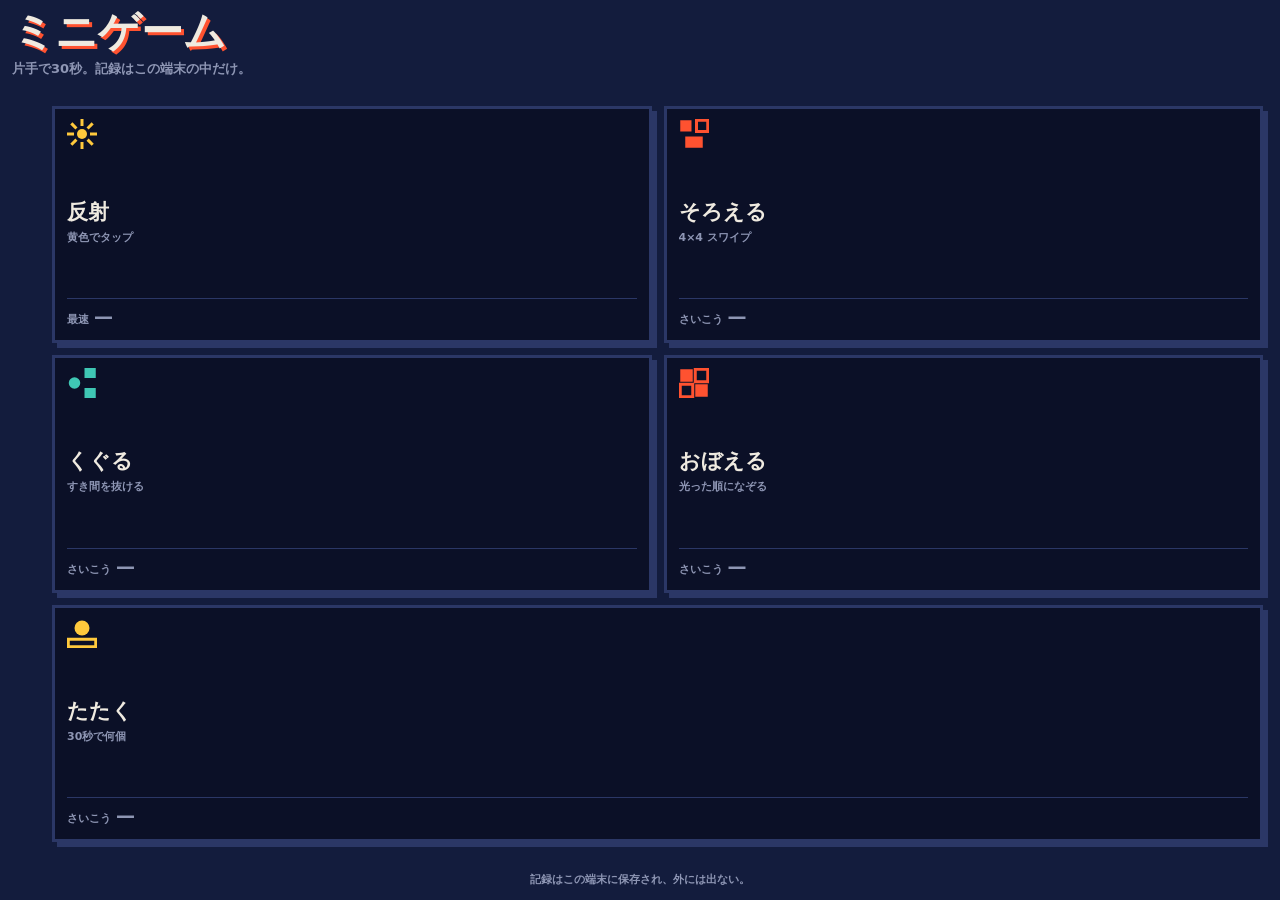
<file: index.html>
<!doctype html>
<html lang="ja">
<head>
<meta charset="utf-8">
<meta name="viewport" content="width=device-width, initial-scale=1, maximum-scale=1, user-scalable=no, viewport-fit=cover">
<meta name="theme-color" content="#131C3D">
<meta name="description" content="スマホの片手操作だけで遊べる、小さなミニゲーム置き場。">
<title>mobile-minigame</title>
<link rel="stylesheet" href="shared/arcade.css">
<style>
:root { --accent: var(--orange); }

.screen { grid-template-rows: auto minmax(0, 1fr) auto; }

.head { padding-bottom: 2px; }
.head h1 {
  margin: 0;
  font-size: clamp(30px, 10vw, 42px);
  font-weight: 800;
  line-height: 1.05;
}
.head p {
  margin: 6px 0 0;
  font-size: 13px;
  font-weight: 700;
  color: var(--mist);
}

.list {
  display: grid;
  grid-template-columns: repeat(2, 1fr);
  grid-template-rows: repeat(3, minmax(0, 1fr));
  gap: 12px;
  padding-right: var(--drop);
  padding-bottom: var(--drop);
  min-height: 0;
}
.list li { list-style: none; display: flex; min-height: 0; }
.list li:last-child { grid-column: 1 / -1; }

.tile {
  flex: 1 1 auto;
  display: flex;
  flex-direction: column;
  justify-content: space-between;
  gap: 4px;
  min-height: 0;
  padding: 10px 12px;
  color: var(--paper);
  text-decoration: none;
  background: var(--ink-deep);
  border: var(--edge) solid var(--ink-line);
  border-radius: 0;
  box-shadow: var(--drop) var(--drop) 0 var(--ink-line);
  transition: transform .06s linear, box-shadow .06s linear;
}
.tile:active {
  transform: translate(var(--drop), var(--drop));
  box-shadow: 0 0 0 var(--ink-line);
}

.tile-icon {
  width: 30px;
  height: 30px;
  flex: none;
  display: block;
  color: var(--c);
}
.tile-name {
  font-size: clamp(17px, 5.4vw, 21px);
  font-weight: 800;
  line-height: 1.1;
}
.tile-note {
  font-size: 11px;
  font-weight: 700;
  color: var(--mist);
  line-height: 1.2;
}
.tile-rec {
  display: flex;
  align-items: baseline;
  gap: 5px;
  border-top: 1px solid var(--ink-line);
  padding-top: 5px;
  white-space: nowrap;
  overflow: hidden;
}
.tile-rec .k { font-size: 11px; font-weight: 700; color: var(--mist); }
.tile-rec .v { font-size: 19px; font-weight: 800; color: var(--c); }
.tile-rec .u { font-size: 11px; font-weight: 700; color: var(--mist); }
.tile-rec.is-empty .v { color: var(--mist); }

.tile--reflex { --c: var(--yellow); }
.tile--merge  { --c: var(--orange); }
.tile--dodge  { --c: var(--teal); }
.tile--memory { --c: var(--orange); }
.tile--whack  { --c: var(--yellow); }

.foot-note {
  margin: 0;
  font-size: 11px;
  font-weight: 700;
  color: var(--mist);
  text-align: center;
}
</style>
</head>
<body>
<div class="screen">

  <header class="head">
    <h1><span class="plate" data-text="ミニゲーム">ミニゲーム</span></h1>
    <p>片手で30秒。記録はこの端末の中だけ。</p>
  </header>

  <ul class="list" id="list">

    <li>
      <a class="tile tile--reflex" href="reflex/">
        <svg class="tile-icon" viewBox="0 0 24 24" aria-hidden="true">
          <circle cx="12" cy="12" r="4" fill="currentColor"></circle>
          <g stroke="currentColor" stroke-width="2.4" stroke-linecap="square" fill="none">
            <path d="M12 1v3.4"></path><path d="M12 19.6V23"></path>
            <path d="M1 12h3.4"></path><path d="M19.6 12H23"></path>
            <path d="M4.3 4.3l2.4 2.4"></path><path d="M17.3 17.3l2.4 2.4"></path>
            <path d="M19.7 4.3l-2.4 2.4"></path><path d="M6.7 17.3l-2.4 2.4"></path>
          </g>
        </svg>
        <span>
          <span class="tile-name">反射</span><br>
          <span class="tile-note">黄色でタップ</span>
        </span>
        <span class="tile-rec is-empty" data-key="mmg.reflex.best" data-unit="ms">
          <span class="k">最速</span><span class="v">—</span>
        </span>
      </a>
    </li>

    <li>
      <a class="tile tile--merge" href="merge/">
        <svg class="tile-icon" viewBox="0 0 24 24" aria-hidden="true">
          <rect x="1" y="1" width="9" height="9" fill="currentColor"></rect>
          <rect x="14" y="1" width="9" height="9" fill="none" stroke="currentColor" stroke-width="2.4"></rect>
          <rect x="5" y="14" width="14" height="9" fill="currentColor"></rect>
        </svg>
        <span>
          <span class="tile-name">そろえる</span><br>
          <span class="tile-note">4×4 スワイプ</span>
        </span>
        <span class="tile-rec is-empty" data-key="mmg.merge.best" data-unit="点">
          <span class="k">さいこう</span><span class="v">—</span>
        </span>
      </a>
    </li>

    <li>
      <a class="tile tile--dodge" href="dodge/">
        <svg class="tile-icon" viewBox="0 0 24 24" aria-hidden="true">
          <rect x="14" y="0" width="9" height="8" fill="currentColor"></rect>
          <rect x="14" y="16" width="9" height="8" fill="currentColor"></rect>
          <circle cx="6" cy="12" r="4.6" fill="currentColor"></circle>
        </svg>
        <span>
          <span class="tile-name">くぐる</span><br>
          <span class="tile-note">すき間を抜ける</span>
        </span>
        <span class="tile-rec is-empty" data-key="mmg.dodge.best" data-unit="こ">
          <span class="k">さいこう</span><span class="v">—</span>
        </span>
      </a>
    </li>

    <li>
      <a class="tile tile--memory" href="memory/">
        <svg class="tile-icon" viewBox="0 0 24 24" aria-hidden="true">
          <rect x="1" y="1" width="10" height="10" fill="currentColor"></rect>
          <rect x="13" y="1" width="10" height="10" fill="none" stroke="currentColor" stroke-width="2.4"></rect>
          <rect x="1" y="13" width="10" height="10" fill="none" stroke="currentColor" stroke-width="2.4"></rect>
          <rect x="13" y="13" width="10" height="10" fill="currentColor"></rect>
        </svg>
        <span>
          <span class="tile-name">おぼえる</span><br>
          <span class="tile-note">光った順になぞる</span>
        </span>
        <span class="tile-rec is-empty" data-key="mmg.memory.best" data-unit="つ">
          <span class="k">さいこう</span><span class="v">—</span>
        </span>
      </a>
    </li>

    <li>
      <a class="tile tile--whack" href="whack/">
        <svg class="tile-icon" viewBox="0 0 24 24" aria-hidden="true">
          <circle cx="12" cy="8" r="6" fill="currentColor"></circle>
          <rect x="1" y="17" width="22" height="6" fill="none" stroke="currentColor" stroke-width="2.4"></rect>
        </svg>
        <span>
          <span class="tile-name">たたく</span><br>
          <span class="tile-note">30秒で何個</span>
        </span>
        <span class="tile-rec is-empty" data-key="mmg.whack.best" data-unit="こ">
          <span class="k">さいこう</span><span class="v">—</span>
        </span>
      </a>
    </li>

  </ul>

  <p class="foot-note">記録はこの端末に保存され、外には出ない。</p>

</div>

<script>
(function () {
  'use strict';

  /* localStorage が読めない端末でも一覧は出す */
  function read(key) {
    try {
      var n = parseInt(window.localStorage.getItem(key), 10);
      return isFinite(n) && n > 0 ? n : 0;
    } catch (e) { return 0; }
  }

  function paint() {
    var recs = document.querySelectorAll('.tile-rec');
    for (var i = 0; i < recs.length; i++) {
      var el = recs[i];
      var v = read(el.getAttribute('data-key'));
      var unit = el.getAttribute('data-unit');
      var out = el.querySelector('.v');
      var old = el.querySelector('.u');
      if (old) { old.parentNode.removeChild(old); }

      if (v) {
        el.className = 'tile-rec';
        out.textContent = String(v);
        var u = document.createElement('span');
        u.className = 'u';
        u.textContent = unit;
        el.appendChild(u);
      } else {
        el.className = 'tile-rec is-empty';
        out.textContent = '—';
      }
    }
  }

  paint();

  /* 戻ってきたときに記録を出し直す */
  window.addEventListener('pageshow', paint);
  document.addEventListener('visibilitychange', function () {
    if (!document.hidden) { paint(); }
  });
}());
</script>
</body>
</html>
</file>
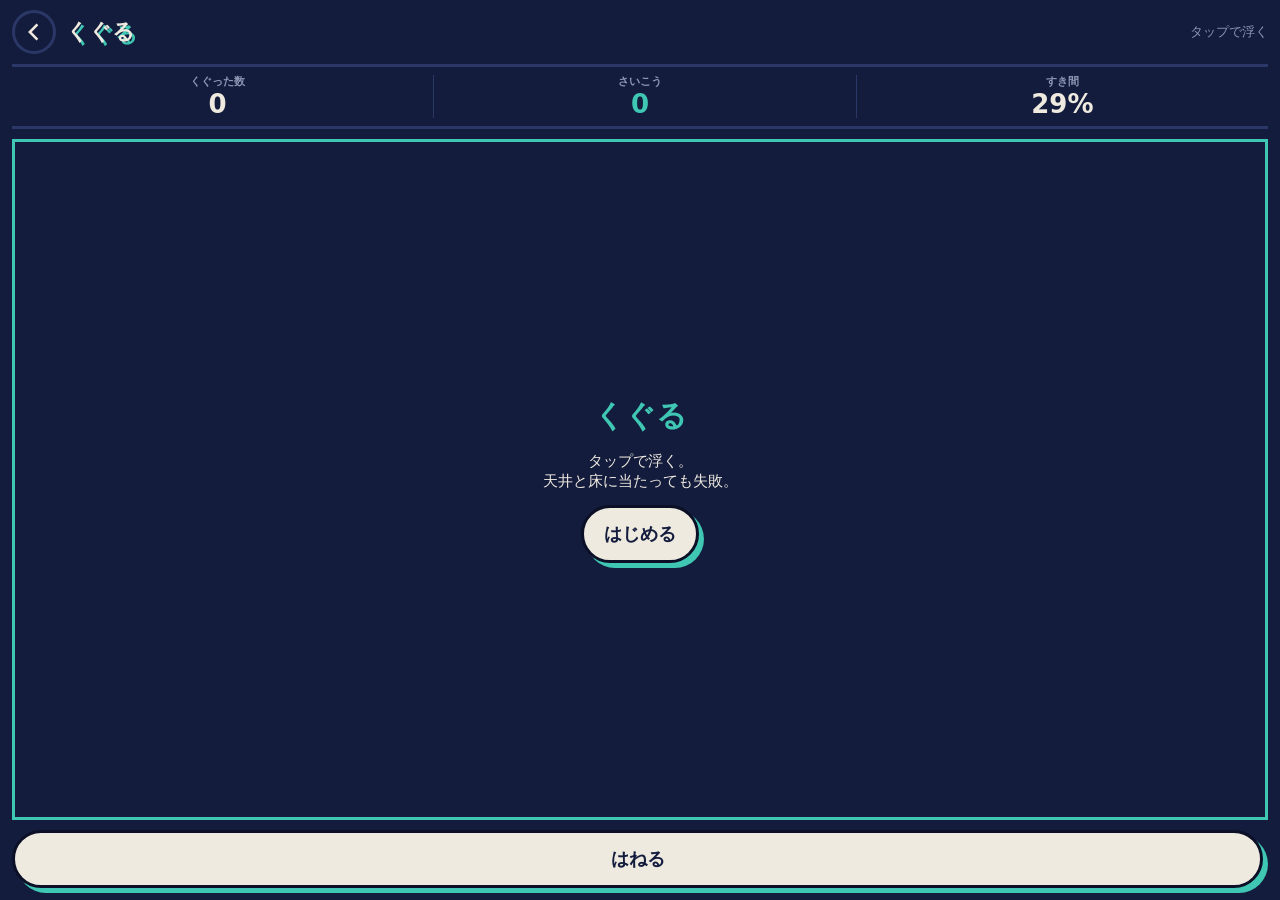
<file: dodge/index.html>
<!doctype html>
<html lang="ja">
<head>
<meta charset="utf-8">
<meta name="viewport" content="width=device-width, initial-scale=1, maximum-scale=1, user-scalable=no, viewport-fit=cover">
<meta name="theme-color" content="#131C3D">
<meta name="description" content="タップで浮かせて、流れてくる壁のすき間を抜ける。">
<title>くぐる — mobile-minigame</title>
<link rel="stylesheet" href="../shared/arcade.css">
<style>
:root { --accent: var(--teal); }

.field {
  position: relative;
  width: 100%;
  height: 100%;
  background: var(--ink-deep);
  border: var(--edge) solid var(--ink-line);
  border-radius: 0;
  overflow: hidden;
  touch-action: none;
  user-select: none;
  -webkit-user-select: none;
}
.field canvas { display: block; }

.stage { padding-right: var(--drop); padding-bottom: var(--drop); }
.field { box-shadow: var(--drop) var(--drop) 0 var(--accent); }
</style>
</head>
<body>
<div class="screen">

  <header class="top">
    <a class="back" href="../" aria-label="一覧にもどる">
      <svg viewBox="0 0 24 24" fill="none" stroke="currentColor" stroke-width="3" stroke-linecap="square" aria-hidden="true">
        <path d="M15 4 L7 12 L15 20"></path>
      </svg>
    </a>
    <h1 class="top-title"><span class="plate" data-text="くぐる">くぐる</span></h1>
    <span class="top-note">タップで浮く</span>
  </header>

  <div class="strip">
    <div class="stat">
      <span class="stat-label">くぐった数</span>
      <span class="stat-value" id="s-score">0</span>
    </div>
    <div class="stat stat--accent">
      <span class="stat-label">さいこう</span>
      <span class="stat-value" id="s-best">0</span>
    </div>
    <div class="stat">
      <span class="stat-label">すき間</span>
      <span class="stat-value" id="s-gap">—</span>
    </div>
  </div>

  <main class="stage">
    <div class="field" id="field">
      <canvas id="cv"></canvas>
    </div>

    <div class="sheet" id="sheet">
      <h2 class="sheet-title" id="sheet-title">くぐる</h2>
      <p class="sheet-body" id="sheet-body">タップで浮く。<br>天井と床に当たっても失敗。</p>
      <button class="btn" id="sheet-btn" type="button">はじめる</button>
    </div>

    <p class="visually-hidden" id="live" role="status" aria-live="polite"></p>
  </main>

  <div class="foot">
    <button class="btn" id="flap" type="button">はねる</button>
  </div>

</div>

<script>
(function () {
  'use strict';

  var KEY = 'mmg.dodge.best';

  function load() {
    try {
      var n = parseInt(window.localStorage.getItem(KEY), 10);
      return isFinite(n) && n > 0 ? n : 0;
    } catch (e) { return 0; }
  }
  function save(n) {
    try { window.localStorage.setItem(KEY, String(n)); } catch (e) {}
  }

  var field    = document.getElementById('field');
  var canvas   = document.getElementById('cv');
  var ctx      = canvas.getContext('2d');
  var sheet    = document.getElementById('sheet');
  var sheetTtl = document.getElementById('sheet-title');
  var sheetBody= document.getElementById('sheet-body');
  var sheetBtn = document.getElementById('sheet-btn');
  var flapBtn  = document.getElementById('flap');
  var live     = document.getElementById('live');
  var elScore  = document.getElementById('s-score');
  var elBest   = document.getElementById('s-best');
  var elGap    = document.getElementById('s-gap');

  var C = {
    deep:  '#0B1027',
    line:  '#2B3766',
    paper: '#EFEAE0',
    teal:  '#3FC7B4',
    mist:  '#8E96B4'
  };

  /* 論理座標は幅300で固定。端末幅が変わっても難易度は変わらない。 */
  var W = 300;
  var H = 500;

  var GRAVITY_K = 2.6;    /* 2.6 * H */
  var FLAP_K    = -0.80;  /* -0.80 * H */
  var WALL_W_K  = 0.14;
  var SPACING_K = 0.72;

  var state  = 'ready';   /* ready / play / over */
  var score  = 0;
  var best   = load();
  var walls  = [];
  var made   = 0;         /* 出した壁の通し番号（すき間の狭まりに使う） */
  var ball   = { x: 0, y: 0, vy: 0, r: 0 };
  var raf    = 0;
  var lastT  = 0;
  var overAt = 0;

  function wallW()   { return WALL_W_K * W; }
  function spacing() { return SPACING_K * W; }
  function speed()   { return (0.52 + Math.min(score, 25) * 0.008) * W; }
  function gapH(n)   { return Math.max(0.19, 0.29 - n * 0.006) * H; }

  function fit() {
    var w = field.clientWidth;
    var h = field.clientHeight;
    if (w <= 0 || h <= 0) { return; }

    var dpr = Math.min(window.devicePixelRatio || 1, 3);
    canvas.style.width  = w + 'px';
    canvas.style.height = h + 'px';
    canvas.width  = Math.round(w * dpr);
    canvas.height = Math.round(h * dpr);

    W = 300;
    H = 300 * (h / w);

    var s = canvas.width / W;
    ctx.setTransform(s, 0, 0, s, 0, 0);

    ball.x = 0.30 * W;
    ball.r = 0.052 * W;
    draw();
  }

  function reset() {
    score = 0;
    made = 0;
    walls = [];
    ball.y = H * 0.4;
    ball.vy = 0;
    overAt = 0;
    updateStrip();
  }

  function makeWall(x) {
    var g = gapH(made);
    var margin = 0.07 * H;
    var top = margin + Math.random() * Math.max(1, (H - g - margin * 2));
    made += 1;
    return { x: x, gapY: top, gapH: g, passed: false };
  }

  function pump() {
    var last = walls.length ? walls[walls.length - 1] : null;
    if (!last) { walls.push(makeWall(W + 40)); return; }
    if (last.x + spacing() <= W + wallW()) { walls.push(makeWall(last.x + spacing())); }
  }

  function start() {
    reset();
    state = 'play';
    sheet.hidden = true;
    lastT = 0;
    flap();
    loop();
  }

  function flap() {
    if (state === 'ready') { start(); return; }
    if (state === 'over') {
      if (nowMs() - overAt > 450) { start(); }
      return;
    }
    ball.vy = FLAP_K * H;
  }

  function nowMs() {
    return (window.performance && window.performance.now)
      ? window.performance.now()
      : new Date().getTime();
  }

  function finish() {
    state = 'over';
    overAt = nowMs();
    if (raf) { window.cancelAnimationFrame(raf); raf = 0; }
    sheetTtl.textContent = 'ぶつかった';
    sheetBody.innerHTML = '<b>' + score + '</b><br>くぐった数';
    sheetBtn.textContent = 'もう一度';
    sheet.hidden = false;
    sheetBtn.focus();
    live.textContent = 'ぶつかった。' + score + 'つくぐった';
    updateStrip();
    draw();
  }

  function updateStrip() {
    elScore.textContent = String(score);
    elBest.textContent  = String(best);
    elGap.textContent   = Math.round((gapH(made) / H) * 100) + '%';
  }

  function step(dt) {
    ball.vy += GRAVITY_K * H * dt;
    ball.y  += ball.vy * dt;

    var v = speed() * dt;
    var i;
    for (i = 0; i < walls.length; i++) { walls[i].x -= v; }

    while (walls.length && walls[0].x + wallW() < -10) { walls.shift(); }
    pump();

    /* 天井・床への接触も失敗 */
    if (ball.y - ball.r <= 0 || ball.y + ball.r >= H) { finish(); return; }

    for (i = 0; i < walls.length; i++) {
      var wl = walls[i];
      var overlapX = (ball.x + ball.r > wl.x) && (ball.x - ball.r < wl.x + wallW());
      if (overlapX) {
        if (ball.y - ball.r < wl.gapY || ball.y + ball.r > wl.gapY + wl.gapH) { finish(); return; }
      }
      if (!wl.passed && wl.x + wallW() < ball.x - ball.r) {
        wl.passed = true;
        score += 1;
        /* くぐった時点で残す。途中で画面を閉じても記録は消えない。 */
        if (score > best) { best = score; save(best); }
        updateStrip();
      }
    }
  }

  function draw() {
    ctx.fillStyle = C.deep;
    ctx.fillRect(0, 0, W, H);

    /* 天井と床。当たると失敗する場所をはっきり見せる */
    var bar = Math.max(3, 0.012 * H);
    ctx.fillStyle = C.line;
    ctx.fillRect(0, 0, W, bar);
    ctx.fillRect(0, H - bar, W, bar);

    var ww = wallW();
    var i;
    for (i = 0; i < walls.length; i++) {
      var wl = walls[i];
      var bottomY = wl.gapY + wl.gapH;

      /* 版ズレのオフセット（ぼかさない） */
      ctx.fillStyle = C.line;
      ctx.fillRect(wl.x + 4, 4, ww, wl.gapY);
      ctx.fillRect(wl.x + 4, bottomY + 4, ww, H - bottomY);

      ctx.fillStyle = C.teal;
      ctx.fillRect(wl.x, 0, ww, wl.gapY);
      ctx.fillRect(wl.x, bottomY, ww, H - bottomY);

      ctx.fillStyle = C.deep;
      ctx.fillRect(wl.x, wl.gapY - 3, ww, 3);
      ctx.fillRect(wl.x, bottomY, ww, 3);
    }

    /* ボール：紙色に青緑の版ズレ */
    ctx.fillStyle = C.teal;
    circle(ball.x + 3, ball.y + 3, ball.r);
    ctx.fillStyle = C.paper;
    circle(ball.x, ball.y, ball.r);

    ctx.strokeStyle = C.deep;
    ctx.lineWidth = 2;
    ctx.beginPath();
    ctx.arc(ball.x, ball.y, ball.r * 0.58, -0.5, 1.9);
    ctx.stroke();
  }

  function circle(x, y, r) {
    ctx.beginPath();
    ctx.arc(x, y, r, 0, Math.PI * 2);
    ctx.fill();
  }

  function loop() {
    raf = window.requestAnimationFrame(function (t) {
      if (state !== 'play') { return; }
      if (!lastT) { lastT = t; }
      var dt = Math.min((t - lastT) / 1000, 1 / 30);
      lastT = t;
      step(dt);
      if (state === 'play') { draw(); loop(); }
    });
  }

  /* --- 入力。click は遅延が出るので pointerdown --- */
  field.addEventListener('pointerdown', function (e) { e.preventDefault(); flap(); });
  field.addEventListener('touchmove', function (e) { e.preventDefault(); }, { passive: false });

  flapBtn.addEventListener('pointerdown', function (e) { e.preventDefault(); flap(); });
  flapBtn.addEventListener('keydown', function (e) {
    if (e.key === ' ' || e.key === 'Enter' || e.key === 'Spacebar') { e.preventDefault(); flap(); }
  });

  document.addEventListener('keydown', function (e) {
    if (e.key === ' ' || e.key === 'Spacebar' || e.key === 'ArrowUp' || e.key === 'w') {
      e.preventDefault();
      flap();
    }
  });

  sheetBtn.addEventListener('click', function () { start(); });

  document.addEventListener('visibilitychange', function () {
    if (document.hidden && state === 'play') { finish(); }
  });

  window.addEventListener('resize', fit);
  window.addEventListener('orientationchange', fit);

  fit();
  reset();
  draw();
  updateStrip();
  window.setTimeout(fit, 0);
}());
</script>
</body>
</html>
</file>
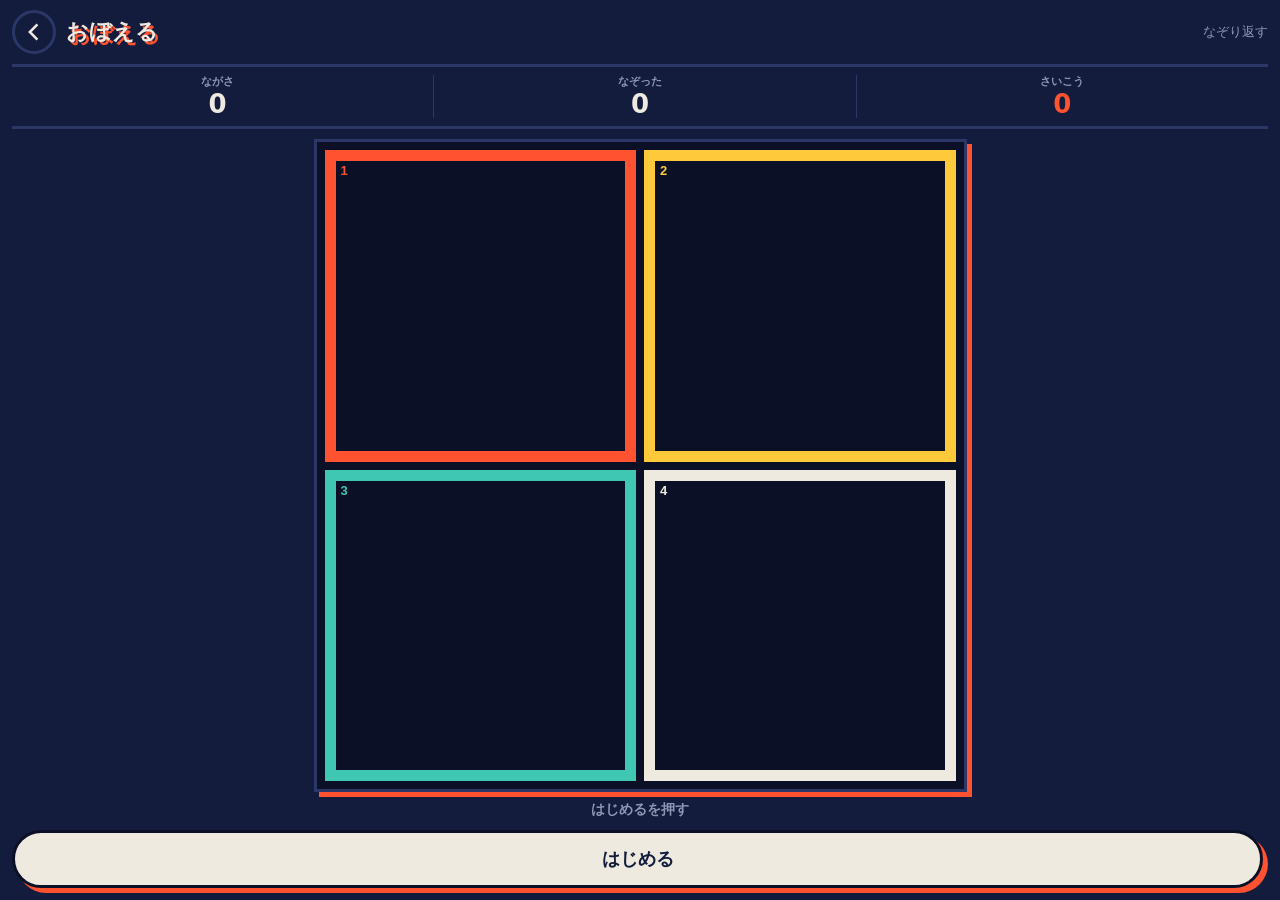
<file: memory/index.html>
<!doctype html>
<html lang="ja">
<head>
<meta charset="utf-8">
<meta name="viewport" content="width=device-width, initial-scale=1, maximum-scale=1, user-scalable=no, viewport-fit=cover">
<meta name="theme-color" content="#131C3D">
<meta name="description" content="光った順番をなぞり返す。1回ごとに1つ長くなる。">
<title>おぼえる — mobile-minigame</title>
<link rel="stylesheet" href="../shared/arcade.css">
<style>
:root { --accent: var(--orange); }

.pads {
  display: grid;
  grid-template-columns: repeat(2, 1fr);
  grid-template-rows: repeat(2, 1fr);
  gap: 8px;
  padding: 8px;
  background: var(--ink-deep);
  border: var(--edge) solid var(--ink-line);
  border-radius: 0;
  box-shadow: var(--drop) var(--drop) 0 var(--accent);
}

.pad {
  -webkit-appearance: none;
  appearance: none;
  position: relative;
  padding: 0;
  border: 0;
  border-radius: 0;
  /* インクが乗っていない状態＝色の枠だけ。光るとその色で塗りつぶす。 */
  background: var(--ink-deep);
  box-shadow: inset 0 0 0 11px var(--c);
  cursor: pointer;
  touch-action: manipulation;
  user-select: none;
  -webkit-user-select: none;
}
.pad.is-lit { background: var(--c); }
.pad[aria-disabled="true"] { cursor: default; }

.pad-num {
  position: absolute;
  left: 16px;
  top: 13px;
  font: inherit;
  font-size: 13px;
  font-weight: 800;
  color: var(--c);
}
.pad.is-lit .pad-num { color: var(--ink); }

.pad--1 { --c: var(--orange); }
.pad--2 { --c: var(--yellow); }
.pad--3 { --c: var(--teal); }
.pad--4 { --c: var(--paper); }

@keyframes mmg-press {
  0%   { transform: scale(1); }
  40%  { transform: scale(.94); }
  100% { transform: scale(1); }
}
.pad.is-press { animation: mmg-press 140ms ease-out; }

.say {
  margin: 8px 0 0;
  font-size: 14px;
  font-weight: 800;
  color: var(--mist);
  text-align: center;
  min-height: 20px;
}
</style>
</head>
<body>
<div class="screen">

  <header class="top">
    <a class="back" href="../" aria-label="一覧にもどる">
      <svg viewBox="0 0 24 24" fill="none" stroke="currentColor" stroke-width="3" stroke-linecap="square" aria-hidden="true">
        <path d="M15 4 L7 12 L15 20"></path>
      </svg>
    </a>
    <h1 class="top-title"><span class="plate" data-text="おぼえる">おぼえる</span></h1>
    <span class="top-note">なぞり返す</span>
  </header>

  <div class="strip">
    <div class="stat">
      <span class="stat-label">ながさ</span>
      <span class="stat-value" id="s-len">0</span>
    </div>
    <div class="stat">
      <span class="stat-label">なぞった</span>
      <span class="stat-value" id="s-at">0</span>
    </div>
    <div class="stat stat--accent">
      <span class="stat-label">さいこう</span>
      <span class="stat-value" id="s-best">0</span>
    </div>
  </div>

  <main class="stage">
    <div class="pads" id="pads">
      <button class="pad pad--1" type="button" data-i="0" aria-label="1 だいだい"><span class="pad-num">1</span></button>
      <button class="pad pad--2" type="button" data-i="1" aria-label="2 きいろ"><span class="pad-num">2</span></button>
      <button class="pad pad--3" type="button" data-i="2" aria-label="3 あおみどり"><span class="pad-num">3</span></button>
      <button class="pad pad--4" type="button" data-i="3" aria-label="4 かみいろ"><span class="pad-num">4</span></button>
    </div>
    <p class="say" id="say">はじめるを押す</p>

    <div class="sheet" id="sheet" hidden>
      <h2 class="sheet-title" id="sheet-title">ちがう</h2>
      <p class="sheet-body" id="sheet-body"></p>
      <button class="btn" id="sheet-btn" type="button">もう一度</button>
    </div>

    <p class="visually-hidden" id="live" role="status" aria-live="polite"></p>
  </main>

  <div class="foot">
    <button class="btn" id="main" type="button">はじめる</button>
  </div>

</div>

<script>
(function () {
  'use strict';

  var KEY = 'mmg.memory.best';

  function load() {
    try {
      var n = parseInt(window.localStorage.getItem(KEY), 10);
      return isFinite(n) && n > 0 ? n : 0;
    } catch (e) { return 0; }
  }
  function save(n) {
    try { window.localStorage.setItem(KEY, String(n)); } catch (e) {}
  }

  var padsEl   = document.getElementById('pads');
  var pads     = padsEl.querySelectorAll('.pad');
  var mainBtn  = document.getElementById('main');
  var sayEl    = document.getElementById('say');
  var sheet    = document.getElementById('sheet');
  var sheetTtl = document.getElementById('sheet-title');
  var sheetBody= document.getElementById('sheet-body');
  var sheetBtn = document.getElementById('sheet-btn');
  var live     = document.getElementById('live');
  var elLen    = document.getElementById('s-len');
  var elAt     = document.getElementById('s-at');
  var elBest   = document.getElementById('s-best');

  var HZ = [262, 330, 392, 523];

  var seq    = [];
  var at     = 0;
  var best   = load();
  var state  = 'idle';   /* idle / show / input / over */
  var timers = [];

  /* --- 音。出せない端末でも進行できること --- */
  var ac = null;
  function audio() {
    if (ac !== null) { return ac; }
    try {
      var AC = window.AudioContext || window.webkitAudioContext;
      ac = AC ? new AC() : false;
    } catch (e) { ac = false; }
    return ac;
  }
  function tone(i, dur) {
    try {
      var c = audio();
      if (!c) { return; }
      if (c.state === 'suspended' && c.resume) { c.resume(); }
      var t = c.currentTime;
      var o = c.createOscillator();
      var g = c.createGain();
      o.type = 'triangle';
      o.frequency.value = HZ[i];
      o.connect(g);
      g.connect(c.destination);
      g.gain.setValueAtTime(0.0001, t);
      g.gain.exponentialRampToValueAtTime(0.16, t + 0.014);
      g.gain.exponentialRampToValueAtTime(0.0001, t + Math.max(0.08, dur / 1000));
      o.start(t);
      o.stop(t + Math.max(0.1, dur / 1000) + 0.04);
    } catch (e) { /* 音が出せなくても遊べる */ }
  }

  function later(fn, ms) {
    var id = window.setTimeout(fn, ms);
    timers.push(id);
    return id;
  }
  function clearAll() {
    for (var i = 0; i < timers.length; i++) { window.clearTimeout(timers[i]); }
    timers = [];
  }

  function light(i, ms) {
    var el = pads[i];
    el.classList.add('is-lit');
    tone(i, ms);
    later(function () { el.classList.remove('is-lit'); }, ms);
  }

  function interval() {
    return Math.max(280, 620 - seq.length * 22);
  }

  function updateStrip() {
    elLen.textContent  = String(seq.length);
    elAt.textContent   = String(at);
    elBest.textContent = String(best);
  }

  /* disabled にするとフォーカスが外れてキーボードの人が迷子になる。
     押せるかどうかは press() の状態判定に任せ、見た目と支援技術にだけ伝える。 */
  function setBusy(busy) {
    for (var i = 0; i < pads.length; i++) {
      pads[i].setAttribute('aria-disabled', busy ? 'true' : 'false');
    }
  }

  function nextRound() {
    seq.push(Math.floor(Math.random() * 4));
    at = 0;
    updateStrip();
    show();
  }

  function show() {
    state = 'show';
    setBusy(true);
    sayEl.textContent = 'みる（' + seq.length + '）';
    mainBtn.textContent = 'みている…';
    var gap = interval();
    var on  = Math.max(150, Math.round(gap * 0.55));

    for (var i = 0; i < seq.length; i++) {
      (function (k) {
        later(function () { light(seq[k], on); }, 320 + k * gap);
      }(i));
    }
    later(function () {
      state = 'input';
      setBusy(false);
      sayEl.textContent = 'なぞる';
      mainBtn.textContent = 'やりなおす';
      live.textContent = 'なぞる。長さ ' + seq.length;
    }, 320 + seq.length * gap);
  }

  function press(i) {
    if (state !== 'input') { return; }

    var el = pads[i];
    el.classList.remove('is-press');
    void el.offsetWidth;
    el.classList.add('is-press');
    light(i, 180);

    if (seq[at] !== i) { fail(); return; }

    at += 1;
    updateStrip();

    if (at === seq.length) {
      if (seq.length > best) { best = seq.length; save(best); }
      updateStrip();
      state = 'show';
      setBusy(true);
      sayEl.textContent = 'そろった';
      later(nextRound, 700);
    }
  }

  function fail() {
    clearAll();
    state = 'over';
    setBusy(true);
    sheetTtl.textContent = 'ちがう';
    sheetBody.innerHTML = '<b>' + seq.length + '</b><br>までおぼえた';
    sheet.hidden = false;
    sheetBtn.focus();
    sayEl.textContent = 'はじめるを押す';
    mainBtn.textContent = 'はじめる';
    live.textContent = 'ちがう。長さ ' + seq.length + ' まで';
  }

  function start() {
    clearAll();
    audio();               /* 操作の中で作らないと鳴らない端末がある */
    seq = [];
    at = 0;
    sheet.hidden = true;
    updateStrip();
    nextRound();
  }

  /* --- 盤面を正方形に保つ --- */
  var stageEl = padsEl.parentNode;
  function fit() {
    var w = stageEl.clientWidth;
    var h = stageEl.clientHeight - 28;
    var size = Math.max(180, Math.min(w, h));
    padsEl.style.width  = size + 'px';
    padsEl.style.height = size + 'px';
  }
  window.addEventListener('resize', fit);
  window.addEventListener('orientationchange', fit);

  /* --- 入力 --- */
  var i;
  for (i = 0; i < pads.length; i++) {
    (function (k) {
      pads[k].addEventListener('pointerdown', function (e) { e.preventDefault(); press(k); });
      pads[k].addEventListener('keydown', function (e) {
        if (e.key === ' ' || e.key === 'Enter' || e.key === 'Spacebar') { e.preventDefault(); press(k); }
      });
    }(i));
  }

  document.addEventListener('keydown', function (e) {
    var n = '1234'.indexOf(e.key);
    if (n >= 0) { e.preventDefault(); press(n); }
  });

  mainBtn.addEventListener('click', start);
  sheetBtn.addEventListener('click', start);

  document.addEventListener('visibilitychange', function () {
    if (document.hidden && state === 'show') { clearAll(); fail(); }
  });

  setBusy(true);
  fit();
  updateStrip();
  window.setTimeout(fit, 0);
}());
</script>
</body>
</html>
</file>
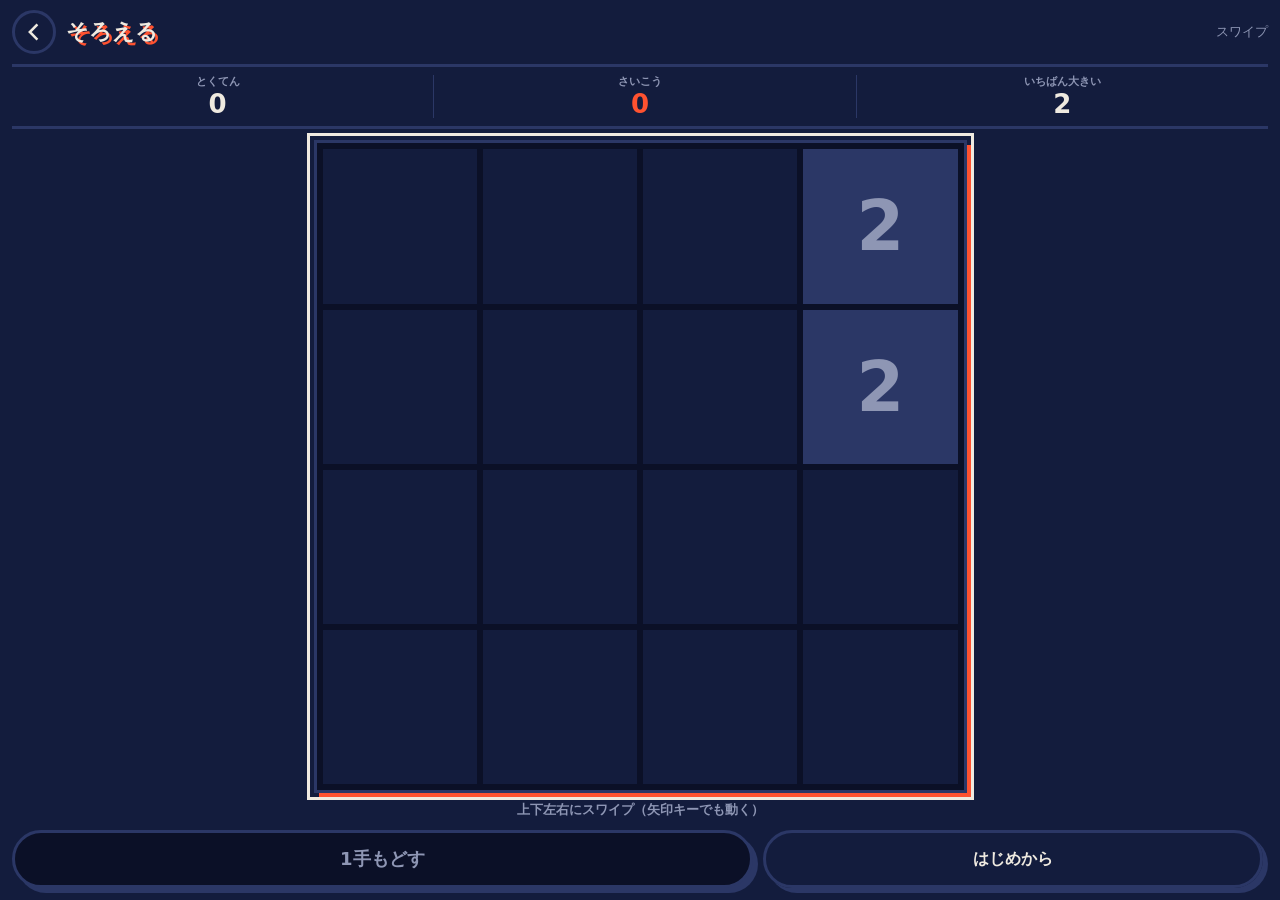
<file: merge/index.html>
<!doctype html>
<html lang="ja">
<head>
<meta charset="utf-8">
<meta name="viewport" content="width=device-width, initial-scale=1, maximum-scale=1, user-scalable=no, viewport-fit=cover">
<meta name="theme-color" content="#131C3D">
<meta name="description" content="4×4のスワイプパズル。同じ数字がぶつかると合体する。">
<title>そろえる — mobile-minigame</title>
<link rel="stylesheet" href="../shared/arcade.css">
<style>
:root { --accent: var(--orange); }

.board {
  position: relative;
  display: grid;
  grid-template-columns: repeat(4, 1fr);
  grid-template-rows: repeat(4, 1fr);
  gap: 6px;
  padding: 6px;
  background: var(--ink-deep);
  border: var(--edge) solid var(--ink-line);
  border-radius: 0;
  box-shadow: var(--drop) var(--drop) 0 var(--accent);
  touch-action: none;
  user-select: none;
  -webkit-user-select: none;
}

.cell {
  display: flex;
  align-items: center;
  justify-content: center;
  border-radius: 0;
  background: var(--ink);
  color: var(--paper);
  font-weight: 800;
  line-height: 1;
  font-size: calc(var(--cell, 60px) * 0.44);
}
.cell.len3 { font-size: calc(var(--cell, 60px) * 0.34); }
.cell.len4 { font-size: calc(var(--cell, 60px) * 0.26); }

/* 版は橙1色と紺・紙の濃淡だけで進みを見せる */
.cell[data-v="2"]    { background: var(--ink-line); color: var(--mist); }
.cell[data-v="4"]    { background: var(--ink-line); color: var(--paper); }
.cell[data-v="8"]    { background: var(--mist);     color: var(--ink); }
.cell[data-v="16"]   { background: var(--paper);    color: var(--ink); }
.cell[data-v="32"]   { background: var(--paper);    color: var(--orange); }
.cell[data-v="64"]   { background: var(--orange);   color: var(--ink); }
.cell[data-v="128"]  { background: var(--orange);   color: var(--paper); }
.cell[data-v="256"]  { background: var(--paper);    color: var(--orange); box-shadow: inset 0 0 0 4px var(--orange); }
.cell[data-v="512"]  { background: var(--orange);   color: var(--paper); box-shadow: inset 0 0 0 4px var(--paper); }
.cell[data-v="1024"] { background: var(--ink-deep); color: var(--orange); box-shadow: inset 0 0 0 4px var(--orange); }
.cell[data-v="2048"],
.cell[data-v="4096"],
.cell[data-v="8192"] { background: var(--orange); color: var(--paper); box-shadow: inset 0 0 0 4px var(--paper), inset 0 0 0 8px var(--orange); }

/* 動きは操作への返事だけ。出現と合体の160ms。 */
@keyframes mmg-pop {
  0%   { transform: scale(.35); }
  70%  { transform: scale(1.06); }
  100% { transform: scale(1); }
}
@keyframes mmg-bump {
  0%   { transform: scale(1); }
  45%  { transform: scale(1.16); }
  100% { transform: scale(1); }
}
.cell.is-new   { animation: mmg-pop  160ms ease-out; }
.cell.is-merge { animation: mmg-bump 160ms ease-out; }

.hint {
  margin: 8px 0 0;
  font-size: 13px;
  font-weight: 700;
  color: var(--mist);
  text-align: center;
}
</style>
</head>
<body>
<div class="screen">

  <header class="top">
    <a class="back" href="../" aria-label="一覧にもどる">
      <svg viewBox="0 0 24 24" fill="none" stroke="currentColor" stroke-width="3" stroke-linecap="square" aria-hidden="true">
        <path d="M15 4 L7 12 L15 20"></path>
      </svg>
    </a>
    <h1 class="top-title"><span class="plate" data-text="そろえる">そろえる</span></h1>
    <span class="top-note">スワイプ</span>
  </header>

  <div class="strip">
    <div class="stat">
      <span class="stat-label">とくてん</span>
      <span class="stat-value" id="s-score">0</span>
    </div>
    <div class="stat stat--accent">
      <span class="stat-label">さいこう</span>
      <span class="stat-value" id="s-best">0</span>
    </div>
    <div class="stat">
      <span class="stat-label">いちばん大きい</span>
      <span class="stat-value" id="s-max">0</span>
    </div>
  </div>

  <main class="stage">
    <div class="board" id="board" tabindex="0" role="application"
         aria-label="4かける4の盤面。矢印キーかスワイプで動かす"></div>
    <p class="hint">上下左右にスワイプ（矢印キーでも動く）</p>

    <div class="sheet" id="sheet" hidden>
      <h2 class="sheet-title" id="sheet-title">おしまい</h2>
      <p class="sheet-body" id="sheet-body"></p>
      <button class="btn" id="sheet-btn" type="button">もう一度</button>
    </div>

    <p class="visually-hidden" id="live" role="status" aria-live="polite"></p>
  </main>

  <div class="foot">
    <button class="btn" id="undo" type="button" disabled>1手もどす</button>
    <button class="btn btn--sub" id="reset" type="button">はじめから</button>
  </div>

</div>

<script>
(function () {
  'use strict';

  var KEY = 'mmg.merge.best';

  function load() {
    try {
      var n = parseInt(window.localStorage.getItem(KEY), 10);
      return isFinite(n) && n > 0 ? n : 0;
    } catch (e) { return 0; }
  }
  function save(n) {
    try { window.localStorage.setItem(KEY, String(n)); } catch (e) {}
  }

  var N = 4;
  var boardEl  = document.getElementById('board');
  var stageEl  = boardEl.parentNode;
  var undoBtn  = document.getElementById('undo');
  var resetBtn = document.getElementById('reset');
  var sheet    = document.getElementById('sheet');
  var sheetTtl = document.getElementById('sheet-title');
  var sheetBody= document.getElementById('sheet-body');
  var sheetBtn = document.getElementById('sheet-btn');
  var live     = document.getElementById('live');
  var elScore  = document.getElementById('s-score');
  var elBest   = document.getElementById('s-best');
  var elMax    = document.getElementById('s-max');

  var cells = [];
  var i;
  for (i = 0; i < N * N; i++) {
    var d = document.createElement('div');
    d.className = 'cell';
    boardEl.appendChild(d);
    cells.push(d);
  }

  var grid    = [];
  var score   = 0;
  var best    = load();
  var over    = false;
  var reached = false;   /* 2048 の知らせは一度だけ */
  var prev    = null;    /* 戻せるのは1手ぶんだけ */

  function blank() {
    var g = [];
    for (var k = 0; k < N * N; k++) { g.push(0); }
    return g;
  }

  function emptyCells(g) {
    var out = [];
    for (var k = 0; k < g.length; k++) { if (g[k] === 0) { out.push(k); } }
    return out;
  }

  /* 新規タイルは 2 が90%、4 が10% */
  function spawn(marks) {
    var free = emptyCells(grid);
    if (!free.length) { return -1; }
    var at = free[Math.floor(Math.random() * free.length)];
    grid[at] = Math.random() < 0.9 ? 2 : 4;
    if (marks) { marks.fresh.push(at); }
    return at;
  }

  /* 進む向きに合わせた4本の並び。配列の先頭が「寄せる側」。 */
  function lines(dir) {
    var out = [], r, c, line;
    for (r = 0; r < N; r++) {
      line = [];
      for (c = 0; c < N; c++) {
        if (dir === 'left')  { line.push(r * N + c); }
        if (dir === 'right') { line.push(r * N + (N - 1 - c)); }
        if (dir === 'up')    { line.push(c * N + r); }
        if (dir === 'down')  { line.push((N - 1 - c) * N + r); }
      }
      out.push(line);
    }
    return out;
  }

  function move(dir) {
    if (over) { return false; }

    var before = grid.slice();
    var beforeScore = score;
    var marks = { merged: [], fresh: [] };
    var moved = false;
    var ls = lines(dir);

    for (var li = 0; li < ls.length; li++) {
      var idx = ls[li];
      var vals = [];
      var k;
      for (k = 0; k < idx.length; k++) {
        if (grid[idx[k]] !== 0) { vals.push(grid[idx[k]]); }
      }

      var out = [], mergedAt = [];
      k = 0;
      while (k < vals.length) {
        if (k + 1 < vals.length && vals[k] === vals[k + 1]) {
          var sum = vals[k] * 2;
          out.push(sum);
          mergedAt.push(out.length - 1);
          score += sum;
          if (sum >= 2048 && !reached) { reached = true; announce2048(); }
          k += 2;
        } else {
          out.push(vals[k]);
          k += 1;
        }
      }
      while (out.length < N) { out.push(0); }

      for (k = 0; k < N; k++) {
        if (grid[idx[k]] !== out[k]) { moved = true; }
        grid[idx[k]] = out[k];
      }
      for (k = 0; k < mergedAt.length; k++) { marks.merged.push(idx[mergedAt[k]]); }
    }

    if (!moved) { score = beforeScore; return false; }

    prev = { grid: before, score: beforeScore };
    undoBtn.disabled = false;

    spawn(marks);
    if (score > best) { best = score; save(best); }   /* 表示より先に更新する */
    render(marks);

    if (!canMove()) { finish(); }
    return true;
  }

  function canMove() {
    if (emptyCells(grid).length) { return true; }
    for (var r = 0; r < N; r++) {
      for (var c = 0; c < N; c++) {
        var v = grid[r * N + c];
        if (c + 1 < N && grid[r * N + c + 1] === v) { return true; }
        if (r + 1 < N && grid[(r + 1) * N + c] === v) { return true; }
      }
    }
    return false;
  }

  function maxTile() {
    var m = 0;
    for (var k = 0; k < grid.length; k++) { if (grid[k] > m) { m = grid[k]; } }
    return m;
  }

  function render(marks) {
    for (var k = 0; k < cells.length; k++) {
      var el = cells[k];
      var v = grid[k];
      var text = v ? String(v) : '';
      var cls = 'cell';
      if (text.length === 3) { cls += ' len3'; }
      if (text.length >= 4)  { cls += ' len4'; }

      el.textContent = text;
      if (v) { el.setAttribute('data-v', String(v)); }
      else   { el.removeAttribute('data-v'); }
      el.className = cls;
    }

    if (marks) {
      var m;
      for (m = 0; m < marks.merged.length; m++) { bounce(cells[marks.merged[m]], 'is-merge'); }
      for (m = 0; m < marks.fresh.length;  m++) { bounce(cells[marks.fresh[m]],  'is-new');   }
    }

    elScore.textContent = String(score);
    elBest.textContent  = String(best);
    elMax.textContent   = String(maxTile());
  }

  function bounce(el, cls) {
    el.classList.remove(cls);
    void el.offsetWidth;        /* 同じクラスを付け直すためのリフロー */
    el.classList.add(cls);
  }

  function announce2048() {
    /* 一度だけ知らせて、そのまま続けられる */
    window.setTimeout(function () {
      sheetTtl.textContent = '2048！';
      sheetBody.innerHTML = 'そのまま続けられる。<br>まだ上をねらえる。';
      sheetBtn.textContent = 'つづける';
      sheet.hidden = false;
      sheetBtn.focus();
    }, 180);
  }

  function finish() {
    over = true;
    sheetTtl.textContent = 'おしまい';
    sheetBody.innerHTML = '<b>' + score + '</b><br>いちばん大きいのは ' + maxTile();
    sheetBtn.textContent = 'もう一度';
    sheet.hidden = false;
    sheetBtn.focus();
    live.textContent = 'おしまい。得点 ' + score;
  }

  function reset() {
    grid = blank();
    score = 0;
    over = false;
    reached = false;
    prev = null;
    undoBtn.disabled = true;
    sheet.hidden = true;
    var marks = { merged: [], fresh: [] };
    spawn(marks);
    spawn(marks);
    render(marks);
    boardEl.focus();
  }

  function undo() {
    if (!prev) { return; }
    grid = prev.grid.slice();
    score = prev.score;
    prev = null;
    over = false;
    undoBtn.disabled = true;
    sheet.hidden = true;
    render(null);
    live.textContent = '1手もどした';
  }

  /* --- 盤面の大きさ。端末が変わっても正方形を保つ --- */
  function fit() {
    var w = stageEl.clientWidth;
    var h = stageEl.clientHeight - 28;   /* 下の説明ぶん */
    var size = Math.max(180, Math.min(w, h));
    boardEl.style.width  = size + 'px';
    boardEl.style.height = size + 'px';
    boardEl.style.setProperty('--cell', ((size - 12 - 18) / 4) + 'px');
  }
  window.addEventListener('resize', fit);
  window.addEventListener('orientationchange', fit);

  /* --- スワイプ。ページスクロールに取られないよう passive:false --- */
  var sx = 0, sy = 0, tracking = false;
  var THRESHOLD = 22;

  boardEl.addEventListener('pointerdown', function (e) {
    tracking = true;
    sx = e.clientX;
    sy = e.clientY;
  });

  boardEl.addEventListener('touchmove', function (e) {
    if (tracking) { e.preventDefault(); }
  }, { passive: false });

  function endSwipe(e) {
    if (!tracking) { return; }
    tracking = false;
    var dx = e.clientX - sx;
    var dy = e.clientY - sy;
    if (Math.abs(dx) < THRESHOLD && Math.abs(dy) < THRESHOLD) { return; }
    if (Math.abs(dx) > Math.abs(dy)) { move(dx > 0 ? 'right' : 'left'); }
    else                             { move(dy > 0 ? 'down'  : 'up');   }
  }
  boardEl.addEventListener('pointerup', endSwipe);
  boardEl.addEventListener('pointercancel', function () { tracking = false; });

  /* --- キーボードだけでも一通り遊べる --- */
  var KEYS = {
    ArrowLeft: 'left', ArrowRight: 'right', ArrowUp: 'up', ArrowDown: 'down',
    a: 'left', d: 'right', w: 'up', s: 'down',
    h: 'left', l: 'right', k: 'up', j: 'down'
  };
  document.addEventListener('keydown', function (e) {
    if (e.metaKey || e.ctrlKey || e.altKey) { return; }
    var dir = KEYS[e.key];
    if (!dir) { return; }
    if (!sheet.hidden) { return; }
    e.preventDefault();
    move(dir);
  });

  undoBtn.addEventListener('click', undo);
  resetBtn.addEventListener('click', reset);
  sheetBtn.addEventListener('click', function () {
    if (over) { reset(); } else { sheet.hidden = true; boardEl.focus(); }
  });

  fit();
  reset();
  window.setTimeout(fit, 0);
}());
</script>
</body>
</html>
</file>
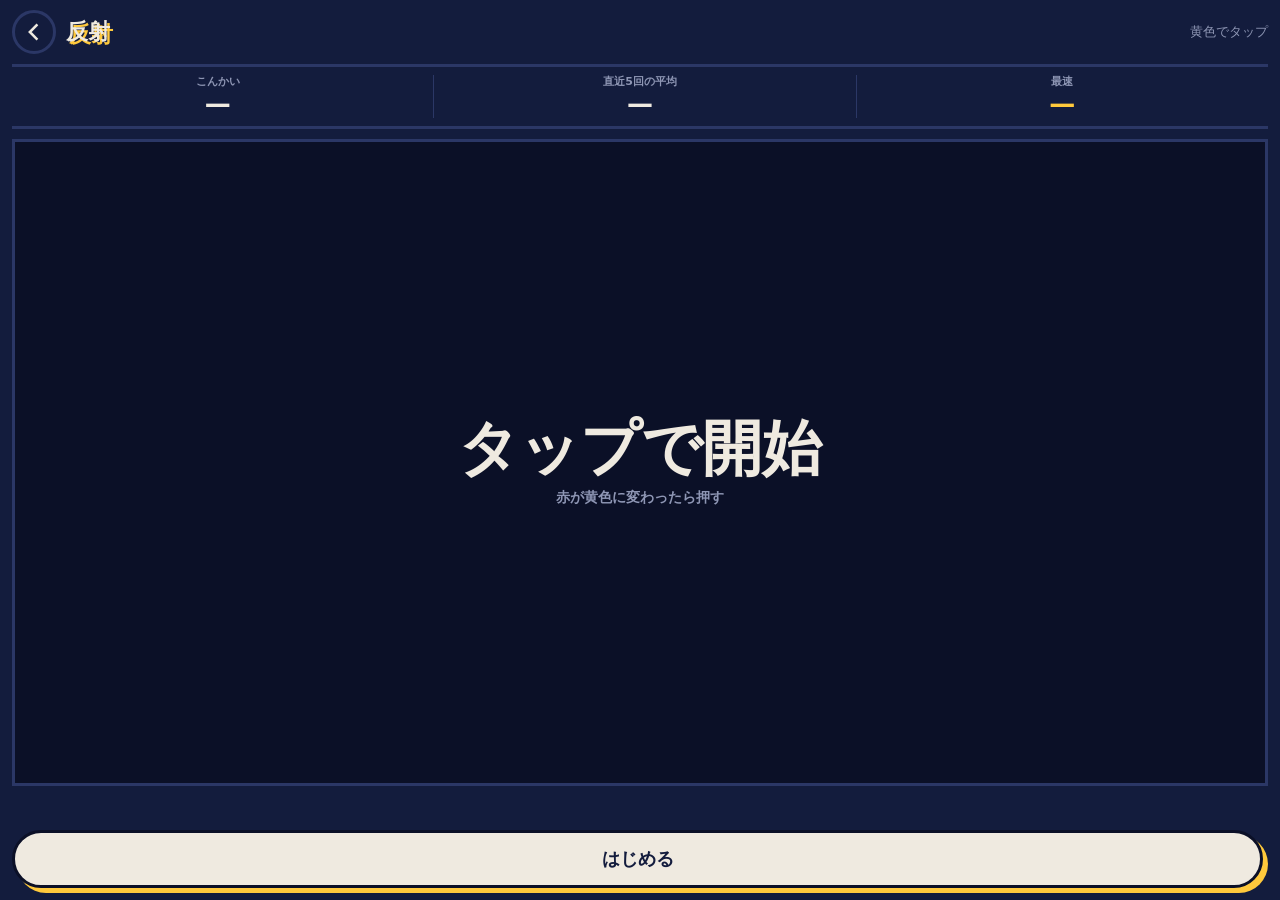
<file: reflex/index.html>
<!doctype html>
<html lang="ja">
<head>
<meta charset="utf-8">
<meta name="viewport" content="width=device-width, initial-scale=1, maximum-scale=1, user-scalable=no, viewport-fit=cover">
<meta name="theme-color" content="#131C3D">
<meta name="description" content="黄色に変わった瞬間にタップして反応速度を測る。">
<title>反射 — mobile-minigame</title>
<link rel="stylesheet" href="../shared/arcade.css">
<style>
:root { --accent: var(--yellow); }

.pad {
  -webkit-appearance: none;
  appearance: none;
  width: 100%;
  flex: 1 1 auto;
  min-height: 0;
  display: flex;
  flex-direction: column;
  align-items: center;
  justify-content: center;
  gap: 10px;
  padding: 16px;
  font: inherit;
  text-align: center;
  color: var(--paper);
  background: var(--ink-deep);
  border: var(--edge) solid var(--ink-line);
  border-radius: 0;
  cursor: pointer;
  user-select: none;
  -webkit-user-select: none;
  touch-action: manipulation;
}

.pad-word {
  font-size: clamp(34px, 13vw, 60px);
  font-weight: 800;
  line-height: 1;
}
.pad-sub {
  font-size: 14px;
  font-weight: 700;
  color: var(--mist);
}
.pad-time {
  font-size: clamp(28px, 11vw, 48px);
  font-weight: 800;
  line-height: 1;
}
.pad-time .unit { font-size: 16px; color: var(--mist); }

/* 状態ごとの版 */
.pad[data-state="wait"] {
  background: var(--orange);
  border-color: var(--orange);
  color: var(--paper);
}
.pad[data-state="wait"] .pad-sub { color: var(--ink); }

.pad[data-state="go"] {
  background: var(--yellow);
  border-color: var(--yellow);
  color: var(--ink);
}
.pad[data-state="go"] .pad-sub { color: var(--ink); }

.pad[data-state="early"] { border-color: var(--orange); }
.pad[data-state="early"] .pad-word { color: var(--orange); }

.pad[data-state="done"] { border-color: var(--yellow); }

/* 直近の記録 */
.history {
  display: flex;
  gap: 6px;
  justify-content: center;
  flex-wrap: wrap;
  flex: none;
  min-height: 26px;
  margin: 8px 0 0;
  padding: 0;
  list-style: none;
}
.history[hidden] { display: none; }
.history li {
  font-size: 13px;
  font-weight: 700;
  color: var(--paper);
  background: var(--ink-deep);
  border: 1px solid var(--ink-line);
  padding: 2px 8px;
}
.history li.is-best { color: var(--ink); background: var(--yellow); border-color: var(--yellow); }
</style>
</head>
<body>
<div class="screen">

  <header class="top">
    <a class="back" href="../" aria-label="一覧にもどる">
      <svg viewBox="0 0 24 24" fill="none" stroke="currentColor" stroke-width="3" stroke-linecap="square" aria-hidden="true">
        <path d="M15 4 L7 12 L15 20"></path>
      </svg>
    </a>
    <h1 class="top-title"><span class="plate" data-text="反射">反射</span></h1>
    <span class="top-note">黄色でタップ</span>
  </header>

  <div class="strip">
    <div class="stat">
      <span class="stat-label">こんかい</span>
      <span class="stat-value" id="s-last">—</span>
    </div>
    <div class="stat">
      <span class="stat-label">直近5回の平均</span>
      <span class="stat-value" id="s-avg">—</span>
    </div>
    <div class="stat stat--accent">
      <span class="stat-label">最速</span>
      <span class="stat-value" id="s-best">—</span>
    </div>
  </div>

  <main class="stage" id="stage">
    <button class="pad" id="pad" type="button" data-state="idle">
      <span class="pad-word" id="word">タップで開始</span>
      <span class="pad-sub" id="sub">赤が黄色に変わったら押す</span>
    </button>
    <ul class="history" id="history"></ul>
    <p class="visually-hidden" id="live" role="status" aria-live="assertive"></p>
  </main>

  <div class="foot">
    <button class="btn" id="main" type="button">はじめる</button>
  </div>

</div>

<script>
(function () {
  'use strict';

  var KEY = 'mmg.reflex.best';

  /* localStorage は使えない端末がある。読めなくても書けなくても遊べること。 */
  function load() {
    try {
      var v = window.localStorage.getItem(KEY);
      if (v === null) { return 0; }
      var n = parseInt(v, 10);
      return isFinite(n) && n > 0 ? n : 0;
    } catch (e) { return 0; }
  }
  function save(n) {
    try { window.localStorage.setItem(KEY, String(n)); } catch (e) {}
  }

  var pad     = document.getElementById('pad');
  var mainBtn = document.getElementById('main');
  var word    = document.getElementById('word');
  var sub     = document.getElementById('sub');
  var live    = document.getElementById('live');
  var histEl  = document.getElementById('history');
  var elLast  = document.getElementById('s-last');
  var elAvg   = document.getElementById('s-avg');
  var elBest  = document.getElementById('s-best');

  var MIN_WAIT = 1200;
  var MAX_WAIT = 4200;

  var state   = 'idle';   /* idle / wait / go / done / early */
  var timer   = 0;
  var goAt    = 0;
  var best    = load();
  var recent  = [];       /* 直近の記録（新しい順） */

  function ms(n) {
    return '<span>' + n + '</span><span class="unit">ms</span>';
  }

  function render() {
    elLast.innerHTML = recent.length ? ms(recent[0]) : '—';
    if (recent.length) {
      var use = recent.slice(0, 5);
      var sum = 0;
      for (var i = 0; i < use.length; i++) { sum += use[i]; }
      elAvg.innerHTML = ms(Math.round(sum / use.length));
    } else {
      elAvg.innerHTML = '—';
    }
    elBest.innerHTML = best ? ms(best) : '—';

    histEl.innerHTML = '';
    for (var j = 0; j < Math.min(recent.length, 5); j++) {
      var li = document.createElement('li');
      li.textContent = recent[j] + 'ms';
      if (best && recent[j] === best) { li.className = 'is-best'; }
      histEl.appendChild(li);
    }
  }

  function setState(s, headline, note) {
    state = s;
    pad.setAttribute('data-state', s);
    word.innerHTML = headline;
    sub.textContent = note;
    histEl.hidden = (s === 'wait' || s === 'go');
  }

  function clearTimer() {
    if (timer) { window.clearTimeout(timer); timer = 0; }
  }

  function toIdle() {
    clearTimer();
    setState('idle', 'タップで開始', '赤が黄色に変わったら押す');
    mainBtn.textContent = 'はじめる';
  }

  function start() {
    clearTimer();
    setState('wait', 'まて', '黄色になるまで押さない');
    mainBtn.textContent = 'まて…';
    var wait = MIN_WAIT + Math.floor(Math.random() * (MAX_WAIT - MIN_WAIT + 1));
    timer = window.setTimeout(go, wait);
  }

  function go() {
    timer = 0;
    goAt = now();
    setState('go', 'いま！', 'すぐタップ');
    mainBtn.textContent = 'いま！';
    live.textContent = 'いま';
  }

  function early() {
    clearTimer();
    setState('early', 'はやい', '黄色になる前に押した。記録には残さない');
    mainBtn.textContent = 'もう一度';
    live.textContent = 'はやい。やり直し';
  }

  function hit() {
    var t = Math.round(now() - goAt);
    recent.unshift(t);
    if (recent.length > 20) { recent.pop(); }

    var isBest = (!best || t < best);
    if (isBest) { best = t; save(best); }

    setState('done', ms(t), isBest ? '最速を更新した' : 'もう一度いける');
    word.className = 'pad-time';
    mainBtn.textContent = 'もう一度';
    live.textContent = t + 'ミリ秒' + (isBest ? '。最速を更新' : '');
    render();
  }

  function now() {
    return (window.performance && window.performance.now)
      ? window.performance.now()
      : new Date().getTime();
  }

  /* 1つの入口にまとめる。パッドでも下の主ボタンでも同じ返事をする。 */
  function press() {
    if (state === 'wait') { early(); return; }
    if (state === 'go')   { hit();   return; }
    word.className = 'pad-word';
    start();
  }

  /* click は遅延が出るので pointerdown で拾う */
  pad.addEventListener('pointerdown', function (e) { e.preventDefault(); press(); });
  mainBtn.addEventListener('pointerdown', function (e) { e.preventDefault(); press(); });

  function keyPress(e) {
    if (e.key === ' ' || e.key === 'Enter' || e.key === 'Spacebar') {
      e.preventDefault();   /* button の合成 click を止める */
      press();
    }
  }
  pad.addEventListener('keydown', keyPress);
  mainBtn.addEventListener('keydown', keyPress);

  /* 画面を離れたら待機を打ち切る（戻ってきた瞬間の暴発を防ぐ） */
  document.addEventListener('visibilitychange', function () {
    if (document.hidden && (state === 'wait' || state === 'go')) { toIdle(); }
  });

  toIdle();
  render();
}());
</script>
</body>
</html>
</file>
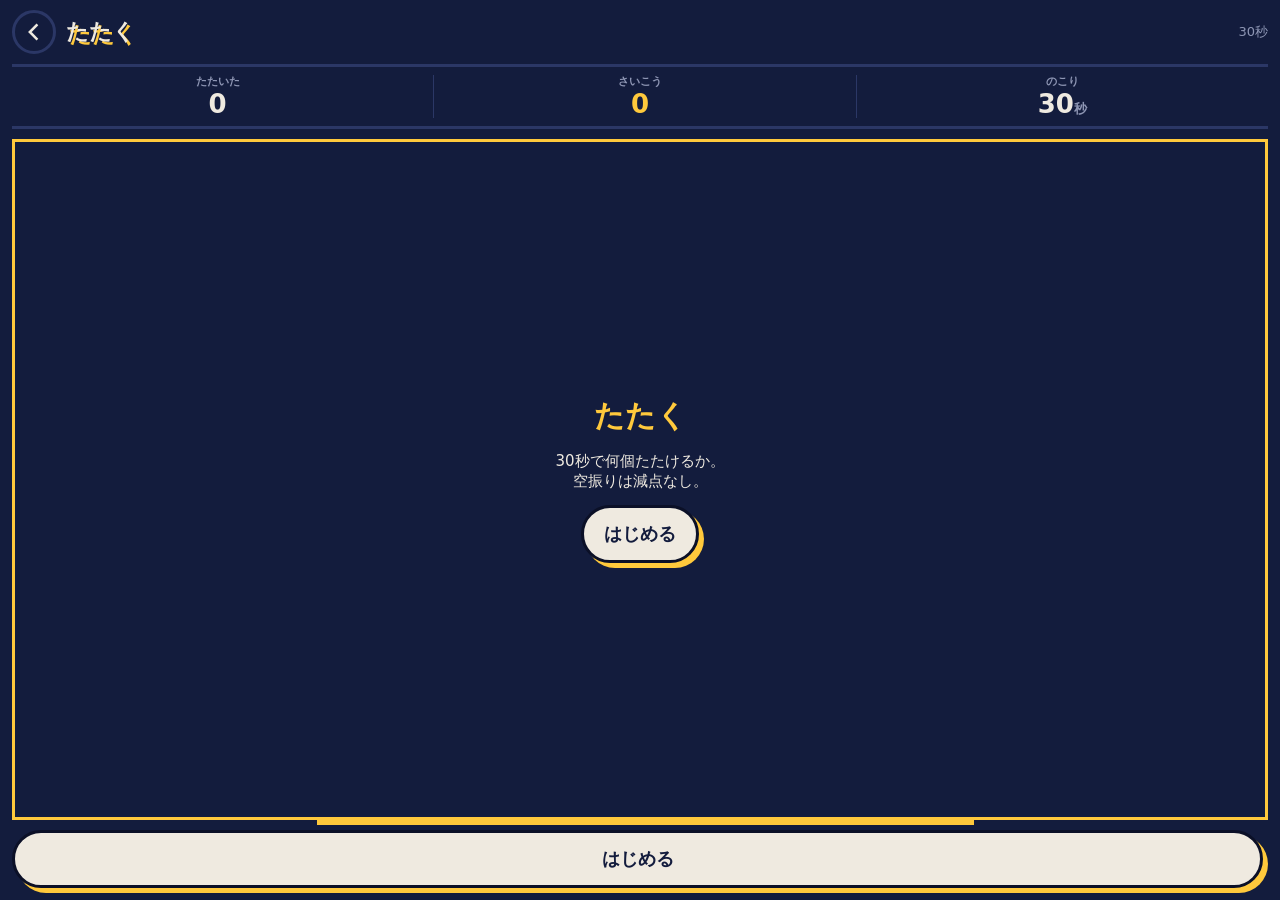
<file: whack/index.html>
<!doctype html>
<html lang="ja">
<head>
<meta charset="utf-8">
<meta name="viewport" content="width=device-width, initial-scale=1, maximum-scale=1, user-scalable=no, viewport-fit=cover">
<meta name="theme-color" content="#131C3D">
<meta name="description" content="3×3から出てくる卓球のボールを30秒で叩く。">
<title>たたく — mobile-minigame</title>
<link rel="stylesheet" href="../shared/arcade.css">
<style>
:root { --accent: var(--yellow); }

.timer {
  width: 100%;
  height: 14px;
  background: var(--ink-deep);
  border: var(--edge) solid var(--ink-line);
  border-radius: 0;
  overflow: hidden;
  flex: none;
}
.timer-fill {
  height: 100%;
  width: 100%;
  background: var(--yellow);
  transform-origin: left center;
}
.timer-fill.is-low { background: var(--orange); }

.holes {
  display: grid;
  grid-template-columns: repeat(3, 1fr);
  grid-template-rows: repeat(3, 1fr);
  gap: 7px;
  padding: 7px;
  margin-top: 10px;
  background: var(--ink-deep);
  border: var(--edge) solid var(--ink-line);
  border-radius: 0;
  box-shadow: var(--drop) var(--drop) 0 var(--accent);
}

.hole {
  -webkit-appearance: none;
  appearance: none;
  position: relative;
  padding: 0;
  background: var(--ink);
  border: 0;
  border-radius: 0;
  box-shadow: inset 0 0 0 3px var(--ink-deep);
  cursor: pointer;
  touch-action: manipulation;
  overflow: hidden;
  user-select: none;
  -webkit-user-select: none;
}

.ball {
  position: absolute;
  inset: 8%;
  width: 84%;
  height: 84%;
  display: none;
}
.hole.is-up .ball { display: block; animation: mmg-up 160ms ease-out; }
.hole.is-hit .ball { display: block; animation: mmg-hit 140ms ease-in forwards; }

@keyframes mmg-up {
  0%   { transform: scale(.4) translateY(18%); }
  70%  { transform: scale(1.06); }
  100% { transform: scale(1); }
}
@keyframes mmg-hit {
  0%   { transform: scale(1); }
  100% { transform: scale(1.5); opacity: 0; }
}
@keyframes mmg-shake {
  0%   { transform: translateX(0); }
  25%  { transform: translateX(-3px); }
  75%  { transform: translateX(3px); }
  100% { transform: translateX(0); }
}
.hole.is-miss { animation: mmg-shake 120ms linear; }

.hole:disabled { cursor: default; }
</style>
</head>
<body>
<div class="screen">

  <header class="top">
    <a class="back" href="../" aria-label="一覧にもどる">
      <svg viewBox="0 0 24 24" fill="none" stroke="currentColor" stroke-width="3" stroke-linecap="square" aria-hidden="true">
        <path d="M15 4 L7 12 L15 20"></path>
      </svg>
    </a>
    <h1 class="top-title"><span class="plate" data-text="たたく">たたく</span></h1>
    <span class="top-note">30秒</span>
  </header>

  <div class="strip">
    <div class="stat">
      <span class="stat-label">たたいた</span>
      <span class="stat-value" id="s-score">0</span>
    </div>
    <div class="stat stat--accent">
      <span class="stat-label">さいこう</span>
      <span class="stat-value" id="s-best">0</span>
    </div>
    <div class="stat">
      <span class="stat-label">のこり</span>
      <span class="stat-value" id="s-time">30<span class="unit">秒</span></span>
    </div>
  </div>

  <main class="stage">
    <div class="timer"><div class="timer-fill" id="bar"></div></div>
    <div class="holes" id="holes"></div>

    <div class="sheet" id="sheet">
      <h2 class="sheet-title" id="sheet-title">たたく</h2>
      <p class="sheet-body" id="sheet-body">30秒で何個たたけるか。<br>空振りは減点なし。</p>
      <button class="btn" id="sheet-btn" type="button">はじめる</button>
    </div>

    <p class="visually-hidden" id="live" role="status" aria-live="polite"></p>
  </main>

  <div class="foot">
    <button class="btn" id="main" type="button">はじめる</button>
  </div>

</div>

<script>
(function () {
  'use strict';

  var KEY = 'mmg.whack.best';

  function load() {
    try {
      var n = parseInt(window.localStorage.getItem(KEY), 10);
      return isFinite(n) && n > 0 ? n : 0;
    } catch (e) { return 0; }
  }
  function save(n) {
    try { window.localStorage.setItem(KEY, String(n)); } catch (e) {}
  }

  var DURATION   = 30000;
  var SPAWN_FROM = 760, SPAWN_TO = 380;
  var STAY_FROM  = 950, STAY_TO  = 530;

  var holesEl  = document.getElementById('holes');
  var stageEl  = holesEl.parentNode;
  var bar      = document.getElementById('bar');
  var mainBtn  = document.getElementById('main');
  var sheet    = document.getElementById('sheet');
  var sheetTtl = document.getElementById('sheet-title');
  var sheetBody= document.getElementById('sheet-body');
  var sheetBtn = document.getElementById('sheet-btn');
  var live     = document.getElementById('live');
  var elScore  = document.getElementById('s-score');
  var elBest   = document.getElementById('s-best');
  var elTime   = document.getElementById('s-time');

  var BALL =
    '<svg class="ball" viewBox="0 0 100 100" aria-hidden="true">' +
      '<circle cx="55" cy="55" r="37" fill="#FFC93C"></circle>' +
      '<circle cx="50" cy="50" r="37" fill="#EFEAE0"></circle>' +
      '<ellipse cx="50" cy="50" rx="31" ry="11" fill="none" stroke="#0B1027" stroke-width="4"' +
        ' transform="rotate(-18 50 50)"></ellipse>' +
    '</svg>';

  var holes = [];
  var i;
  for (i = 0; i < 9; i++) {
    var b = document.createElement('button');
    b.type = 'button';
    b.className = 'hole';
    b.setAttribute('data-i', String(i));
    b.setAttribute('aria-label', (i + 1) + 'ばんめ');
    b.innerHTML = BALL;
    b.disabled = true;
    holesEl.appendChild(b);
    holes.push(b);
  }

  var running   = false;
  var score     = 0;
  var best      = load();
  var startedAt = 0;
  var spawnT    = 0;
  var raf       = 0;
  var upUntil   = [];   /* 穴ごとの取り下げタイマー */
  for (i = 0; i < 9; i++) { upUntil.push(0); }

  function nowMs() {
    return (window.performance && window.performance.now)
      ? window.performance.now()
      : new Date().getTime();
  }

  function progress() {
    var p = (nowMs() - startedAt) / DURATION;
    return p < 0 ? 0 : (p > 1 ? 1 : p);
  }

  function lerp(a, b, p) { return a + (b - a) * p; }

  function updateStrip(remain) {
    elScore.textContent = String(score);
    elBest.textContent  = String(best);
    elTime.innerHTML = Math.max(0, Math.ceil(remain / 1000)) + '<span class="unit">秒</span>';
  }

  function tick() {
    raf = window.requestAnimationFrame(function () {
      if (!running) { return; }
      var remain = DURATION - (nowMs() - startedAt);
      if (remain <= 0) { finish(); return; }
      var ratio = remain / DURATION;
      bar.style.transform = 'scaleX(' + ratio + ')';
      if (ratio < 0.2) { bar.classList.add('is-low'); }
      updateStrip(remain);
      tick();
    });
  }

  function scheduleSpawn() {
    if (!running) { return; }
    var wait = lerp(SPAWN_FROM, SPAWN_TO, progress());
    spawnT = window.setTimeout(function () {
      raise();
      scheduleSpawn();
    }, wait);
  }

  function raise() {
    if (!running) { return; }
    var free = [];
    for (var k = 0; k < holes.length; k++) {
      if (!holes[k].classList.contains('is-up')) { free.push(k); }
    }
    if (!free.length) { return; }

    var at = free[Math.floor(Math.random() * free.length)];
    var el = holes[at];
    el.classList.remove('is-hit');
    el.classList.add('is-up');

    var stay = lerp(STAY_FROM, STAY_TO, progress());
    if (upUntil[at]) { window.clearTimeout(upUntil[at]); }
    upUntil[at] = window.setTimeout(function () {
      el.classList.remove('is-up');
      upUntil[at] = 0;
    }, stay);
  }

  function strike(at) {
    if (!running) { return; }
    var el = holes[at];

    if (el.classList.contains('is-up')) {
      el.classList.remove('is-up');
      if (upUntil[at]) { window.clearTimeout(upUntil[at]); upUntil[at] = 0; }
      el.classList.remove('is-hit');
      void el.offsetWidth;
      el.classList.add('is-hit');
      score += 1;
      updateStrip(DURATION - (nowMs() - startedAt));
    } else {
      /* 空振りは減点しない。軽く揺らすだけ。 */
      el.classList.remove('is-miss');
      void el.offsetWidth;
      el.classList.add('is-miss');
    }
  }

  function clearBalls() {
    for (var k = 0; k < holes.length; k++) {
      holes[k].classList.remove('is-up', 'is-hit', 'is-miss');
      if (upUntil[k]) { window.clearTimeout(upUntil[k]); upUntil[k] = 0; }
    }
  }

  function setPlayable(on) {
    for (var k = 0; k < holes.length; k++) { holes[k].disabled = !on; }
  }

  function start() {
    clearBalls();
    running = true;
    score = 0;
    startedAt = nowMs();
    bar.classList.remove('is-low');
    bar.style.transform = 'scaleX(1)';
    sheet.hidden = true;
    setPlayable(true);
    mainBtn.textContent = 'やりなおす';
    updateStrip(DURATION);
    scheduleSpawn();
    tick();
    live.textContent = 'はじめ';
  }

  function finish() {
    running = false;
    if (spawnT) { window.clearTimeout(spawnT); spawnT = 0; }
    if (raf) { window.cancelAnimationFrame(raf); raf = 0; }
    clearBalls();
    setPlayable(false);
    bar.style.transform = 'scaleX(0)';
    updateStrip(0);

    if (score > best) { best = score; save(best); }
    updateStrip(0);

    sheetTtl.textContent = 'おしまい';
    sheetBody.innerHTML = '<b>' + score + '</b><br>たたいた数';
    sheetBtn.textContent = 'もう一度';
    sheet.hidden = false;
    sheetBtn.focus();
    mainBtn.textContent = 'はじめる';
    live.textContent = 'おしまい。' + score + '個';
  }

  /* --- 盤面を正方形に保つ --- */
  function fit() {
    var w = stageEl.clientWidth;
    var h = stageEl.clientHeight - 24;   /* バーぶん */
    var size = Math.max(180, Math.min(w, h));
    holesEl.style.width  = size + 'px';
    holesEl.style.height = size + 'px';
  }
  window.addEventListener('resize', fit);
  window.addEventListener('orientationchange', fit);

  /* --- 入力 --- */
  for (i = 0; i < holes.length; i++) {
    (function (k) {
      holes[k].addEventListener('pointerdown', function (e) { e.preventDefault(); strike(k); });
      holes[k].addEventListener('keydown', function (e) {
        if (e.key === ' ' || e.key === 'Enter' || e.key === 'Spacebar') { e.preventDefault(); strike(k); }
      });
    }(i));
  }

  document.addEventListener('keydown', function (e) {
    var n = '123456789'.indexOf(e.key);
    if (n >= 0) { e.preventDefault(); strike(n); }
  });

  mainBtn.addEventListener('click', start);
  sheetBtn.addEventListener('click', start);

  document.addEventListener('visibilitychange', function () {
    if (document.hidden && running) { finish(); }
  });

  fit();
  updateStrip(DURATION);
  bar.style.transform = 'scaleX(1)';
  window.setTimeout(fit, 0);
}());
</script>
</body>
</html>
</file>
<file: shared/arcade.css>
/* ==========================================================================
   mobile-minigame / 共通トークン
   2色刷りリソグラフ。ぼかし影なし・グラデーションなし・角丸はボタンだけ。
   ここに置くのは「色・ボタン・レイアウト」だけ。ゲーム固有の見た目は各 index.html に書く。
   ========================================================================== */

*,
*::before,
*::after { box-sizing: border-box; }

:root {
  /* --- インク --- */
  --ink:       #131C3D; /* 背景の基調（濃紺） */
  --ink-deep:  #0B1027; /* 盤面・くぼみ */
  --ink-line:  #2B3766; /* 罫線・枠 */
  --paper:     #EFEAE0; /* 文字・ボタン地・ボール */
  --mist:      #8E96B4; /* 補助テキスト */
  --orange:    #FF5230; /* 第2インク */
  --yellow:    #FFC93C; /* 第3インク */
  --teal:      #3FC7B4; /* 第4インク */

  /* 各ゲームが1色だけ上書きする */
  --accent: var(--yellow);

  --edge: 3px;  /* 版の輪郭線 */
  --drop: 5px;  /* 硬いオフセット影の量 */
  --gap:  10px;

  --font: "Hiragino Kaku Gothic ProN", "Hiragino Sans", "Noto Sans JP",
          "Yu Gothic UI", "Yu Gothic", Meiryo, system-ui, sans-serif;
}

html { background: var(--ink); }

html, body {
  margin: 0;
  padding: 0;
  height: 100%;
  overflow: hidden;
  overscroll-behavior: none;
}

body {
  font-family: var(--font);
  font-size: 16px;
  line-height: 1.35;
  color: var(--paper);
  background: var(--ink);
  font-variant-numeric: tabular-nums;
  -webkit-text-size-adjust: 100%;
  -webkit-tap-highlight-color: transparent;
  touch-action: manipulation;
}

/* --------------------------------------------------------------------------
   画面の骨格
   ヘッダー → 数値ストリップ → 遊ぶ面 → 下部の主ボタン
   -------------------------------------------------------------------------- */

.screen {
  height: 100vh;
  height: 100dvh;
  display: grid;
  grid-template-rows: auto auto minmax(0, 1fr) auto;
  gap: var(--gap);
  padding:
    calc(env(safe-area-inset-top)    + 10px)
    calc(env(safe-area-inset-right)  + 12px)
    calc(env(safe-area-inset-bottom) + 12px)
    calc(env(safe-area-inset-left)   + 12px);
}

/* --- ヘッダー --- */

.top {
  display: flex;
  align-items: center;
  gap: 10px;
  min-height: 44px;
}

.back {
  flex: none;
  width: 44px;
  height: 44px;
  display: inline-flex;
  align-items: center;
  justify-content: center;
  color: var(--paper);
  background: transparent;
  border: var(--edge) solid var(--ink-line);
  border-radius: 999px;
  text-decoration: none;
  cursor: pointer;
}
.back:active { transform: translate(2px, 2px); }
.back svg { width: 20px; height: 20px; display: block; }

.top-title {
  margin: 0;
  font-size: 22px;
  font-weight: 800;
}

.top-note {
  margin-left: auto;
  font-size: 13px;
  color: var(--mist);
}

/* 版ズレ：同じ文字を数px ずらして2回刷る */
.plate {
  position: relative;
  isolation: isolate;
  display: inline-block;
  white-space: nowrap;
  color: var(--paper);
}
.plate::before {
  content: attr(data-text);
  position: absolute;
  left: 3px;
  top: 3px;
  z-index: -1;
  white-space: nowrap;   /* 下の版が折り返すとズレではなく崩れになる */
  color: var(--accent);
  pointer-events: none;
}

/* --- 数値ストリップ --- */

.strip {
  display: flex;
  gap: var(--gap);
  border-top: var(--edge) solid var(--ink-line);
  border-bottom: var(--edge) solid var(--ink-line);
  padding: 8px 0;
}

.stat {
  flex: 1 1 0;
  min-width: 0;
  text-align: center;
}
.stat + .stat { border-left: 1px solid var(--ink-line); }

.stat-label {
  display: block;
  font-size: 11px;
  font-weight: 700;
  color: var(--mist);
}
.stat-value {
  display: block;
  font-size: 26px;
  font-weight: 800;
  line-height: 1.1;
  white-space: nowrap;
  overflow: hidden;
  text-overflow: clip;
}
.stat-value .unit {
  font-size: 13px;
  font-weight: 700;
  color: var(--mist);
}
.stat--accent .stat-value { color: var(--accent); }

/* --- 遊ぶ面 --- */

.stage {
  position: relative;
  min-height: 0;
  display: flex;
  flex-direction: column;
  justify-content: center;
  align-items: center;
}

/* 角丸ゼロの面。インクの版のように境界をはっきり分ける */
.panel {
  background: var(--ink-deep);
  border: var(--edge) solid var(--ink-line);
  border-radius: 0;
}

/* --- 下部の主ボタン --- */

.foot {
  display: flex;
  gap: var(--gap);
  align-items: stretch;
  padding-right: var(--drop);
}
.foot .btn { flex: 1 1 auto; }
.foot .btn--sub { flex: 0 1 40%; }

/* --------------------------------------------------------------------------
   ボタン（角丸を許すのはここだけ）
   -------------------------------------------------------------------------- */

.btn {
  -webkit-appearance: none;
  appearance: none;
  display: inline-flex;
  align-items: center;
  justify-content: center;
  gap: 8px;
  min-height: 58px;
  padding: 0 20px;
  font: inherit;
  font-size: 18px;
  font-weight: 800;
  color: var(--ink);
  background: var(--paper);
  border: var(--edge) solid var(--ink-deep);
  border-radius: 999px;
  box-shadow: var(--drop) var(--drop) 0 var(--accent);
  cursor: pointer;
  user-select: none;
  -webkit-user-select: none;
  touch-action: manipulation;
  transition: transform .06s linear, box-shadow .06s linear;
}
.btn:active {
  transform: translate(var(--drop), var(--drop));
  box-shadow: 0 0 0 var(--accent);
}
.btn[disabled] {
  color: var(--mist);
  background: var(--ink-deep);
  border-color: var(--ink-line);
  box-shadow: var(--drop) var(--drop) 0 var(--ink-line);
  cursor: default;
}
.btn[disabled]:active { transform: none; box-shadow: var(--drop) var(--drop) 0 var(--ink-line); }

.btn--sub {
  color: var(--paper);
  background: transparent;
  border-color: var(--ink-line);
  box-shadow: var(--drop) var(--drop) 0 var(--ink-line);
  font-size: 16px;
}

.btn svg { width: 20px; height: 20px; display: block; }

/* --------------------------------------------------------------------------
   遊ぶ面にかぶせる知らせ
   -------------------------------------------------------------------------- */

.sheet {
  position: absolute;
  inset: 0;
  z-index: 5;
  display: flex;
  flex-direction: column;
  align-items: center;
  justify-content: center;
  gap: 14px;
  padding: 20px;
  text-align: center;
  background: var(--ink);
  border: var(--edge) solid var(--accent);
  border-radius: 0;
}
.sheet[hidden] { display: none; }
.sheet-title {
  margin: 0;
  font-size: 30px;
  font-weight: 800;
  color: var(--accent);
}
.sheet-body {
  margin: 0;
  font-size: 15px;
  color: var(--paper);
}
.sheet-body b { font-size: 34px; font-weight: 800; }

/* --------------------------------------------------------------------------
   フォーカスリング（キーボード操作を見えるように）
   -------------------------------------------------------------------------- */

:focus { outline: none; }
:focus-visible {
  outline: 3px solid var(--paper);
  outline-offset: 4px;
}

/* --------------------------------------------------------------------------
   動きは操作への返事だけ。減らす設定は尊重する。
   -------------------------------------------------------------------------- */

@media (prefers-reduced-motion: reduce) {
  *,
  *::before,
  *::after {
    animation-duration: .001ms !important;
    animation-iteration-count: 1 !important;
    transition-duration: .001ms !important;
  }
}

.visually-hidden {
  position: absolute;
  width: 1px;
  height: 1px;
  margin: -1px;
  padding: 0;
  overflow: hidden;
  clip: rect(0 0 0 0);
  white-space: nowrap;
  border: 0;
}
</file>
